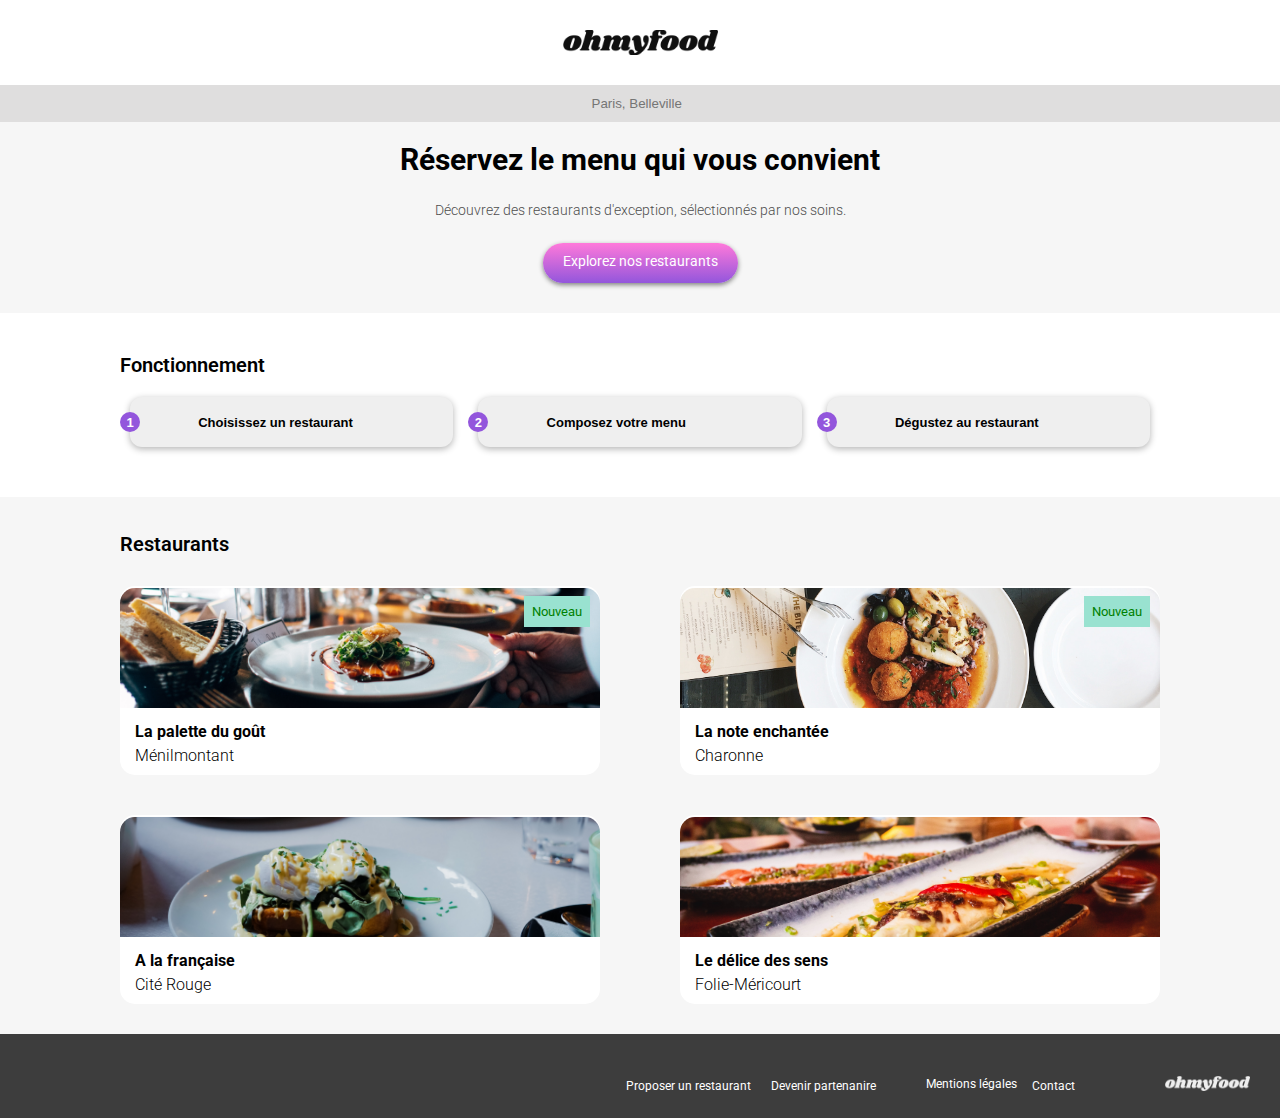
<file: index.html>
<!DOCTYPE html>
<html lang="fr">
	<head>
		<meta charset="utf-8">
		<meta name="viewport" content="width=device-width, initial-scale=1">
		<link rel="stylesheet" href="./assets/css/index.css">
		<link href="https://fonts.googleapis.com/css2?family=Roboto:ital,wght@0,100;0,300;0,400;0,500;0,700;0,900;1,100;1,300;1,400;1,500;1,700;1,900&family=Shrikhand&display=swap" rel="stylesheet">
		<link rel="stylesheet" href="https://cdnjs.cloudflare.com/ajax/libs/font-awesome/6.2.1/css/all.min.css"
		integrity="sha512-MV7K8+y+gLIBoVD59lQIYicR65iaqukzvf/nwasF0nqhPay5w/9lJmVM2hMDcnK1OnMGCdVK+iQrJ7lzPJQd1w=="
		crossorigin="anonymous" referrerpolicy="no-referrer">
		<title>ohmyfood</title>
	</head>
	<body>
		<div class="animcircle"></div>
		<div class="loader">
			<header>
				<div class="logo1">
					<img src="./assets/img/logo/ohmyfood.png" alt="logo oh my food">
				</div>
				<div class="geographicposition">
					<form method="get" class="searchbar" action="#">
						<i class="fa-sharp fa-solid fa-location-dot"></i>
						<input type="text" id="saisi-recherche" placeholder="Paris, Belleville">
					</form>
				</div>
			</header>
				<main>	
					<div class="gridintroduction">
						<section class="introduction">
							<h1>Réservez le menu qui vous convient</h1>
							<h5>Découvrez des restaurants d'exception, sélectionnés par nos soins.</h5>
						</section>
						<div class="restaurationchoix">
							<a href="#restos">
								<div class="action">Explorez nos restaurants</div>
							</a>
						</div>
					</div>
					<section class="fonctionnement">
						<div class="titrefonctionnement">
							<h2>Fonctionnement</h2>
						</div>
						<div class="btnchoix">
							<div class="blocbtn">
								<button class="btngeneric">
									<span class="btnnumero"><span class="cercle">1</span></span>
									<span class="btnicone"><i class="fa-solid fa-mobile-screen-button"></i></span>
									<span class="btntexte">Choisissez un restaurant</span>
								</button>
							</div>
							<div class="blocbtn">
								<button class="btngeneric">
									<span class="btnnumero"><span class="cercle">2</span></span>
									<span class="btnicone"><i class="fa-solid fa-list-ul"></i></span>
									<span class="btntexte">Composez votre menu</span>
								</button>	
							</div>
							<div class="blocbtn">
								<button class="btngeneric">
									<span class="btnnumero"><span class="cercle">3</span></span>
									<span class="btnicone"><i class="fa-solid fa-store"></i></span>
									<span class="btntexte">Dégustez au restaurant</span>
								</button>
							</div>  	
						</div>
					</section>
					<section class="gridcards">
						<div class="titresectionresto">
							<h2 id="restos">Restaurants</h2>
						</div>
						<div class="restaurantscards">
							<div class="groupresto">	
								<div class="resto">	
									<div class="cardresto">    
										<a href="menilmontant.html">   
											<article class="card">
												<img src="./assets/img/restaurants/jay-wennington-N_Y88TWmGwA-unsplash.jpg" alt="Ménilmontant">
												<div class="badgerectangle">
													<p>Nouveau</p>
												</div> 
												<div class="containercontenu">
													<div class="card-content">
														<div class="card-txt">
															<h3 class="resto-text">La palette du goût</h3>
															<p class="resto-petittexte">Ménilmontant</p>	
														</div>
													</div>
													<div class="coeurcard">
														<i class="fa-regular fa-heart"></i>
														<i class="fa-solid fa-heart"></i>
													</div>
												</div>		
											</article>
										</a>       
									</div>
								</div>
								<div class="resto">
									<div class="cardresto">
										<a href="charonne.html">   
											<article class="card">
												<img src="./assets/img/restaurants/stil-u2Lp8tXIcjw-unsplash.jpg" alt="Charonne">
												<div class="badgerectangle">
													<p>Nouveau</p>
												</div>
												<div class="containercontenu">
													<div class="card-content">
														<div class="card-txt">
															<h3 class="resto-text">La note enchantée</h3>
															<p class="resto-petittexte">Charonne</p>	
														</div>	
													</div>
													<div class="coeurcard">
														<i class="fa-regular fa-heart"></i>
														<i class="fa-solid fa-heart"></i>
													</div>
												</div>
											</article>
										</a>	 
									</div>
								</div>
							</div>
							<div class="groupresto">
								<div class="resto">
									<div class="cardresto">
										<a href="citerouge.html">   
											<article class="card">
												<img src="./assets/img/restaurants/toa-heftiba-DQKerTsQwi0-unsplash.jpg" alt="Cité rouge">
												<div class="containercontenu">
													<div class="card-content">
														<div class="card-txt">
															<h3 class="resto-text">A la française</h3>	
															<p class="resto-petittexte">Cité Rouge</p>
														</div>	
													</div>
													<div class="coeurcard">
														<i class="fa-regular fa-heart"></i>
														<i class="fa-solid fa-heart"></i>
													</div>
												</div>
											</article>
										</a> 
									</div>
								</div>
								<div class="resto">
									<div class="cardresto">
										<a href="foliemericourt.html">   
											<article class="card">
												<img src="./assets/img/restaurants/louis-hansel-shotsoflouis-qNBGVyOCY8Q-unsplash.jpg" alt="Folie-Méricourt">
												<div class="containercontenu">
													<div class="card-content">
														<div class="card-txt">
															<h3 class="resto-text">Le délice des sens</h3>	
															<p class="resto-petittexte">Folie-Méricourt </p>
														</div>	
													</div>
													<div class="coeurcard">
														<i class="fa-regular fa-heart"></i>
														<i class="fa-solid fa-heart"></i>
													</div>
												</div>
											</article> 
										</a>
									</div>
								</div>
							</div>
						</div>
					</section>			
				</main>
				<footer>
					<div class="gridfooter">
						<div class="logofooter">
							<span class="logoblanc"><img src="./assets/img/logo/ohmyfood.png" alt="logo oh my food"></span>
						</div>
						<div class="liensnav">
							<div class="containerlogotexte">
								<div class="alignlogotexte"><i class="fa-solid fa-utensils"></i></div>	
									<p class="textefooter1">Proposer un restaurant</p>
							</div>
							<div class="containerlogotexte">
								<div class="alignlogotexte"> 
									<i class="fa-solid fa-handshake-angle"></i></div>
									<p class="textefooter">	Devenir partenanire</p>
							</div>
							<div class="centrage">
								<p>Mentions légales</p>	
								<a href="mailto:nomdumail@ohmyfood.com">Contact</a>	
							</div>
						</div>
					</div>
				</footer>
			</div>	
	</body>
</html>
</file>
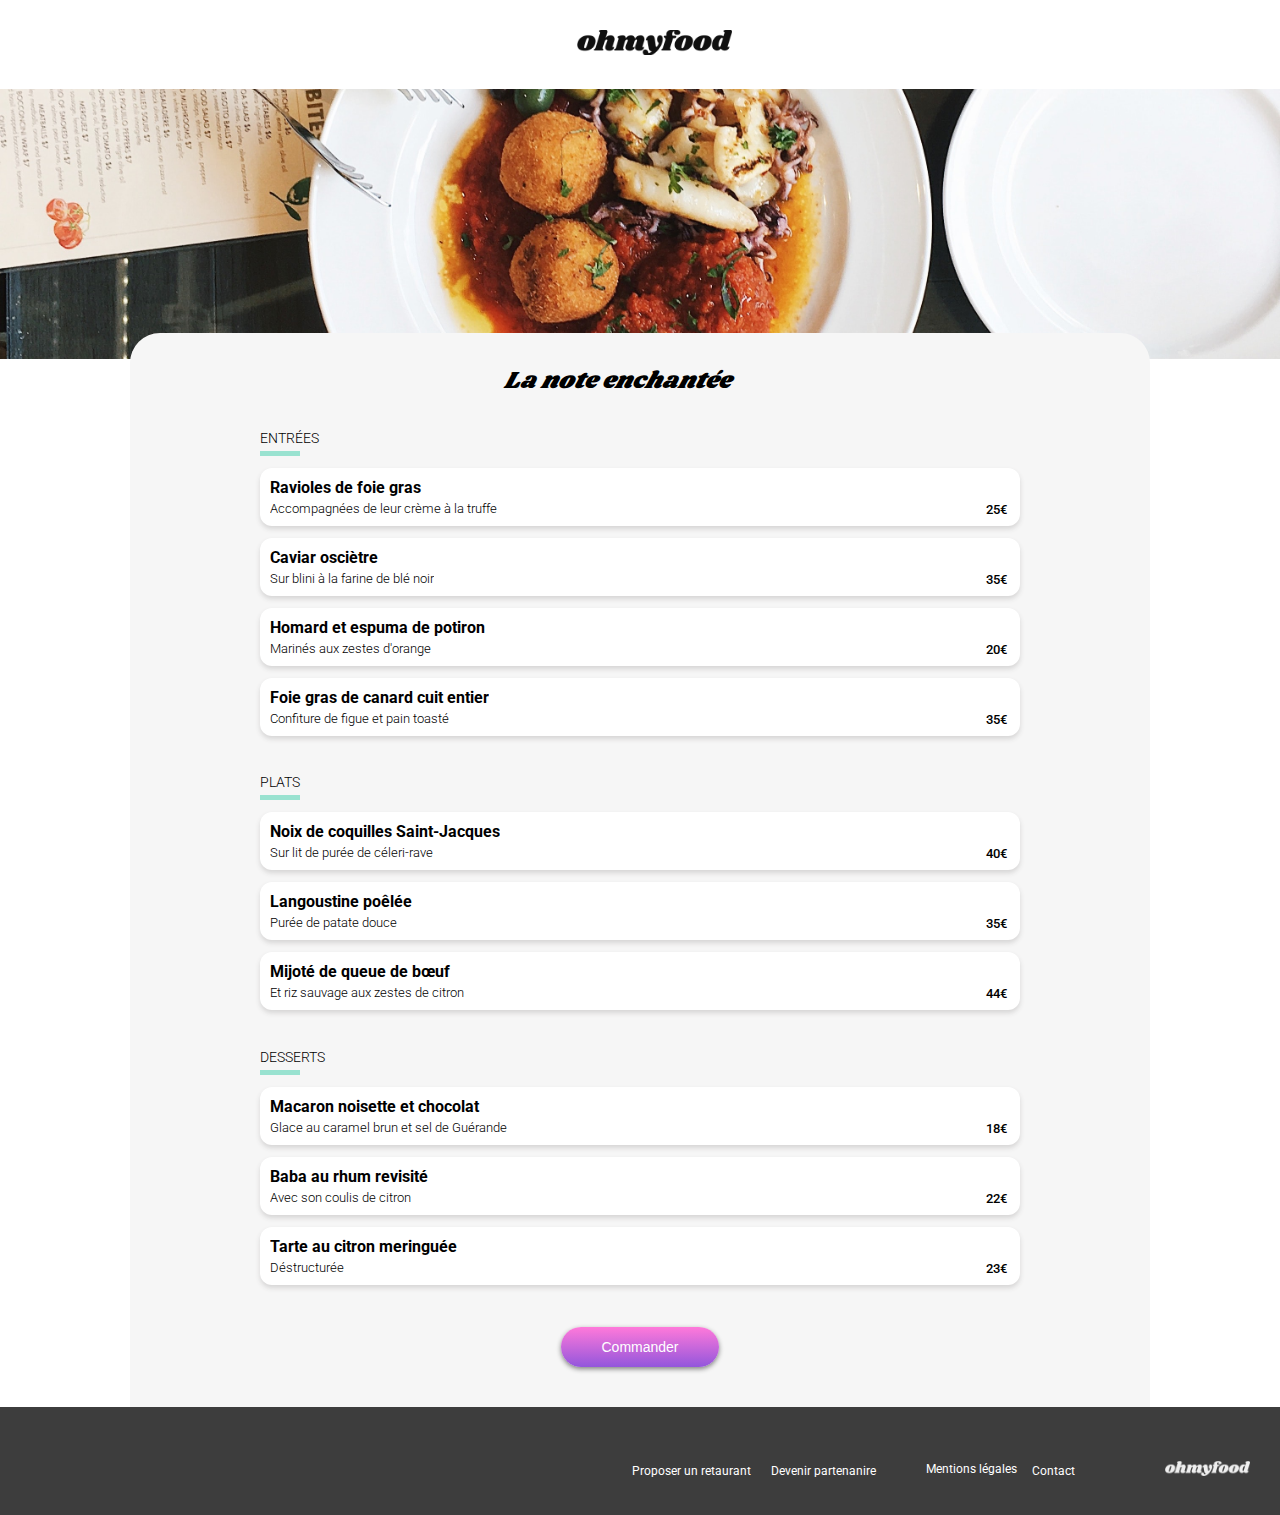
<file: charonne.html>
<!DOCTYPE html>
<html lang="fr">
<head>
	<meta charset="utf-8">
	<meta name="viewport" content="width=device-width, initial-scale=1">
	<link rel="stylesheet" href="./assets/css/restostyle.css">
    <link href="https://fonts.googleapis.com/css2?family=Roboto:ital,wght@0,100;0,300;0,400;0,500;0,700;0,900;1,100;1,300;1,400;1,500;1,700;1,900&family=Shrikhand&display=swap" rel="stylesheet">
    <link rel="stylesheet" href="https://cdnjs.cloudflare.com/ajax/libs/font-awesome/6.2.1/css/all.min.css"
    integrity="sha512-MV7K8+y+gLIBoVD59lQIYicR65iaqukzvf/nwasF0nqhPay5w/9lJmVM2hMDcnK1OnMGCdVK+iQrJ7lzPJQd1w=="
    crossorigin="anonymous" referrerpolicy="no-referrer">
	<title>ohmyfood</title>
</head>
<body>
    <header>
        <div class="containerheader">
            <div class="logo1">
                <img src="./assets/img/logo/ohmyfood.png" alt="logo oh my food">
            </div>
            <div class="retour">
                <a href="index.html"><i class="fa-solid fa-arrow-left"></i></a>
            </div>
        </div>
    </header>
    <main>
        <div class="photorestocard">
            <img src="./assets/img/restaurants/stil-u2Lp8tXIcjw-unsplash.jpg" alt="Charonne">
        </div>
        <div class="calque">
            <div class="masque"> 
                <div class="cardglobal">
			        <div class="gridmenu">
                        <div class="entete">
                            <h1 class="nomduresto">La note enchantée</h1>
                                <div class="coeurcard">
                                    <i class="fa-regular fa-heart"></i>
                                    <i class="fa-solid fa-heart"></i>
                                </div>
			                </div>	
                            <div class="formgrid">
                                <h2 class="titre">ENTRÉES</h2>
                                <div class="slideinentrees">
                                    <div class="entree">
                                        <div class="cardmenu">   
                                            <article class="card">
                                                <div class="card-content">
                                                    <div class="card-txt">
                                                        <h3 class="resto-text">Ravioles de foie gras</h3>	
                                                        <p class="resto-petittexte">Accompagnées de leur crème à la truffe</p>
                                                    </div>
                                                <div class="casemobile">
                                                    <div class="prix">
                                                        <p class="symboleeuro">25€</p>
                                                    </div>   
                                                    <div class="casecachee">
                                                        <i class="fa-regular fa-circle-check"></i>
                                                    </div>
                                                </div>
                                            </div>
                                        </article>  
                                    </div>
                                </div>
                                <div class="entree">
                                    <div class="cardmenu">   
                                        <article class="card">
                                            <div class="card-content">
                                                <div class="card-txt">
                                                    <h3 class="resto-text">Caviar osciètre</h3>	
                                                    <p class="resto-petittexte">Sur blini à la farine de blé noir</p>
                                                </div>
                                                <div class="casemobile">
                                                    <div class="prix">
                                                        <p class="symboleeuro">35€</o>
                                                    </div>                                          
                                                    <div class="casecachee">
                                                    <i class="fa-regular fa-circle-check"></i>
                                                    </div>
                                                </div>
                                            </div>
                                        </article>  
						            </div>
                                </div>
                                <div class="entree">
                                    <div class="cardmenu">   
                                        <article class="card">
                                            <div class="card-content">
                                                <div class="card-txt">
                                                    <h3 class="resto-text">Homard et espuma de potiron</h3>	
                                                    <p class="resto-petittexte">Marinés aux zestes d'orange</p>
                                                </div>
                                                <div class="casemobile">
                                                    <div class="prix">
                                                        <p class="symboleeuro">20€</p>
                                                    </div>                                       
                                                    <div class="casecachee">
                                                        <i class="fa-regular fa-circle-check"></i>
                                                    </div>
                                                </div>
                                            </div>
                                        </article>  
                                    </div>
                                </div>
                                <div class="entree">
                                    <div class="cardmenu">   
                                        <article class="card">
                                            <div class="card-content">
                                                <div class="card-txt">
                                                    <h3 class="resto-text">Foie gras de canard cuit entier</h3>	
                                                    <p class="resto-petittexte">Confiture de figue et pain toasté</p>
                                                </div>
                                                <div class="casemobile">
                                                    <div class="prix">
                                                        <p class="symboleeuro">35€</p>
                                                    </div>
                                                    <div class="casecachee">
                                                        <i class="fa-regular fa-circle-check"></i>
                                                    </div>
                                                </div>
                                            </div>
                                        </article>  
                                    </div>
                                </div>
                            </div>
                        </div> 
                        <div class="formgrid">
                            <h2 class="titre">PLATS</h2>
                            <div class="slideinplats">
                                    <div class="plat">
                                        <div class="cardmenu">   
                                            <article class="card">
                                                <div class="card-content">
                                                    <div class="card-txt">
                                                        <h3 class="resto-text">Noix de coquilles Saint-Jacques</h3>	
                                                        <p class="resto-petittexte">Sur lit de purée de céleri-rave</p>
                                                    </div>
                                                    <div class="casemobile">
                                                        <div class="prix">
                                                             <p class="symboleeuro">40€</p>
                                                        </div>                                        
                                                        <div class="casecachee">
                                                            <i class="fa-regular fa-circle-check"></i>
                                                        </div>
                                                    </div>
                                                </div>
                                            </article>  
                                        </div>
                                    </div>
                                    <div class="plat">
                                        <div class="cardmenu">   
                                            <article class="card">
                                                <div class="card-content">
                                                    <div class="card-txt">
                                                        <h3 class="resto-text">Langoustine poêlée</h3>	
                                                        <p class="resto-petittexte">Purée de patate douce</p>
                                                    </div>
                                                    <div class="casemobile">
                                                        <div class="prix">
                                                            <p class="symboleeuro">35€</p>
                                                        </div>                                        
                                                        <div class="casecachee">
                                                            <i class="fa-regular fa-circle-check"></i>
                                                        </div>
                                                    </div>
                                                </div>
                                            </article>  
                                        </div>
                                    </div>
                                    <div class="plat">
                                        <div class="cardmenu">   
                                            <article class="card">
                                                <div class="card-content">
                                                    <div class="card-txt">
                                                        <h3 class="resto-text">Mijoté de queue de bœuf</h3>	
                                                        <p class="resto-petittexte">Et riz sauvage aux zestes de citron</p>
                                                    </div>
                                                    <div class="casemobile">
                                                        <div class="prix">
                                                            <p class="symboleeuro">44€</p>
                                                        </div>                                       
                                                        <div class="casecachee">
                                                            <i class="fa-regular fa-circle-check"></i>
                                                        </div>
                                                     </div>
                                                </div>
                                            </article>  
                                        </div>
                                    </div>
                                </div>   
                            </div> 
                                <div class="formgrid">
                                    <h2 class="titre">DESSERTS</h2>
                                    <div class="slideindesserts">
                                        <div class="dessert">
                                            <div class="cardmenu">   
                                                <article class="card">
                                                    <div class="card-content">
                                                        <div class="card-txt">
                                                            <h3 class="resto-text">Macaron noisette et chocolat</h3>	
                                                            <p class="resto-petittexte">Glace au caramel brun et sel de Guérande</p>
                                                        </div>
                                                        <div class="casemobile">
                                                            <div class="prix">
                                                                <p class="symboleeuro">18€</p>
                                                            </div>                                      
                                                            <div class="casecachee">
                                                                <i class="fa-regular fa-circle-check"></i>
                                                            </div>
                                                        </div>
                                                    </div>
                                                </article>  
                                            </div>
                                        </div>
                                        <div class="dessert">
                                             <div class="cardmenu">   
                                                <article class="card">
                                                    <div class="card-content">
                                                        <div class="card-txt">
                                                            <h3 class="resto-text">Baba au rhum revisité </h3>	
                                                            <p class="resto-petittexte">Avec son coulis de citron</p>
                                                        </div>
                                                        <div class="casemobile">
                                                            <div class="prix">
                                                                <p class="symboleeuro">22€</p>
                                                            </div>                                       
                                                            <div class="casecachee">
                                                                <i class="fa-regular fa-circle-check"></i>
                                                            </div>
                                                        </div>
                                                    </div>
                                                </article>  
                                            </div>
                                        </div>
                                        <div class="dessert">
                                            <div class="cardmenu">   
                                                <article class="card">
                                                    <div class="card-content">
                                                        <div class="card-txt">
                                                            <h3 class="resto-text">Tarte au citron meringuée</h3>	
                                                            <p class="resto-petittexte">Déstructurée</p>
                                                        </div>
                                                        <div class="casemobile">
                                                            <div class="prix">
                                                                <p class="symboleeuro">23€</p>
                                                            </div>                                        
                                                            <div class="casecachee">
                                                                 <i class="fa-regular fa-circle-check"></i>
                                                            </div>
                                                        </div>   
                                                    </div>
                                                </article>  
                                             </div>
                                        </div>
                                    </div>       
                                </div>
                            <div class="commande">
                                <div class="boutoncommande">
                                <button class="action">Commander</button>
                            </div>
                        </div>
                    </div>
                </div>
            </div>
        </div>    
    </main>
    <footer>
        <div class="gridfooter">
            <div class="logofooter">
                <span class="logoblanc"><img src="./assets/img/logo/ohmyfood.png" alt="logo oh my food"></span>
            </div>
            <div class="liensnav">
                <div class="containerlogotexte">
                    <div class="alignlogotexte">
                        <i class="fa-solid fa-utensils"></i>
                    </div>
                        <p class="textefooter1">Proposer un retaurant</p>
                </div>
                <div class="containerlogotexte">
                    <div class="alignlogotexte"> 
                        <i class="fa-solid fa-handshake-angle"></i>
                    </div>
                        <p class="textefooter">	Devenir partenanire</p>
                </div>
                <div class="centrage">
                    <p>Mentions légales</p>
                    <a href="mailto:nomdumail@ohmyfood.com">Contact</a>	 
                </div> 
            </div>
        </div>
    </footer>
</body>
</html>
</file>
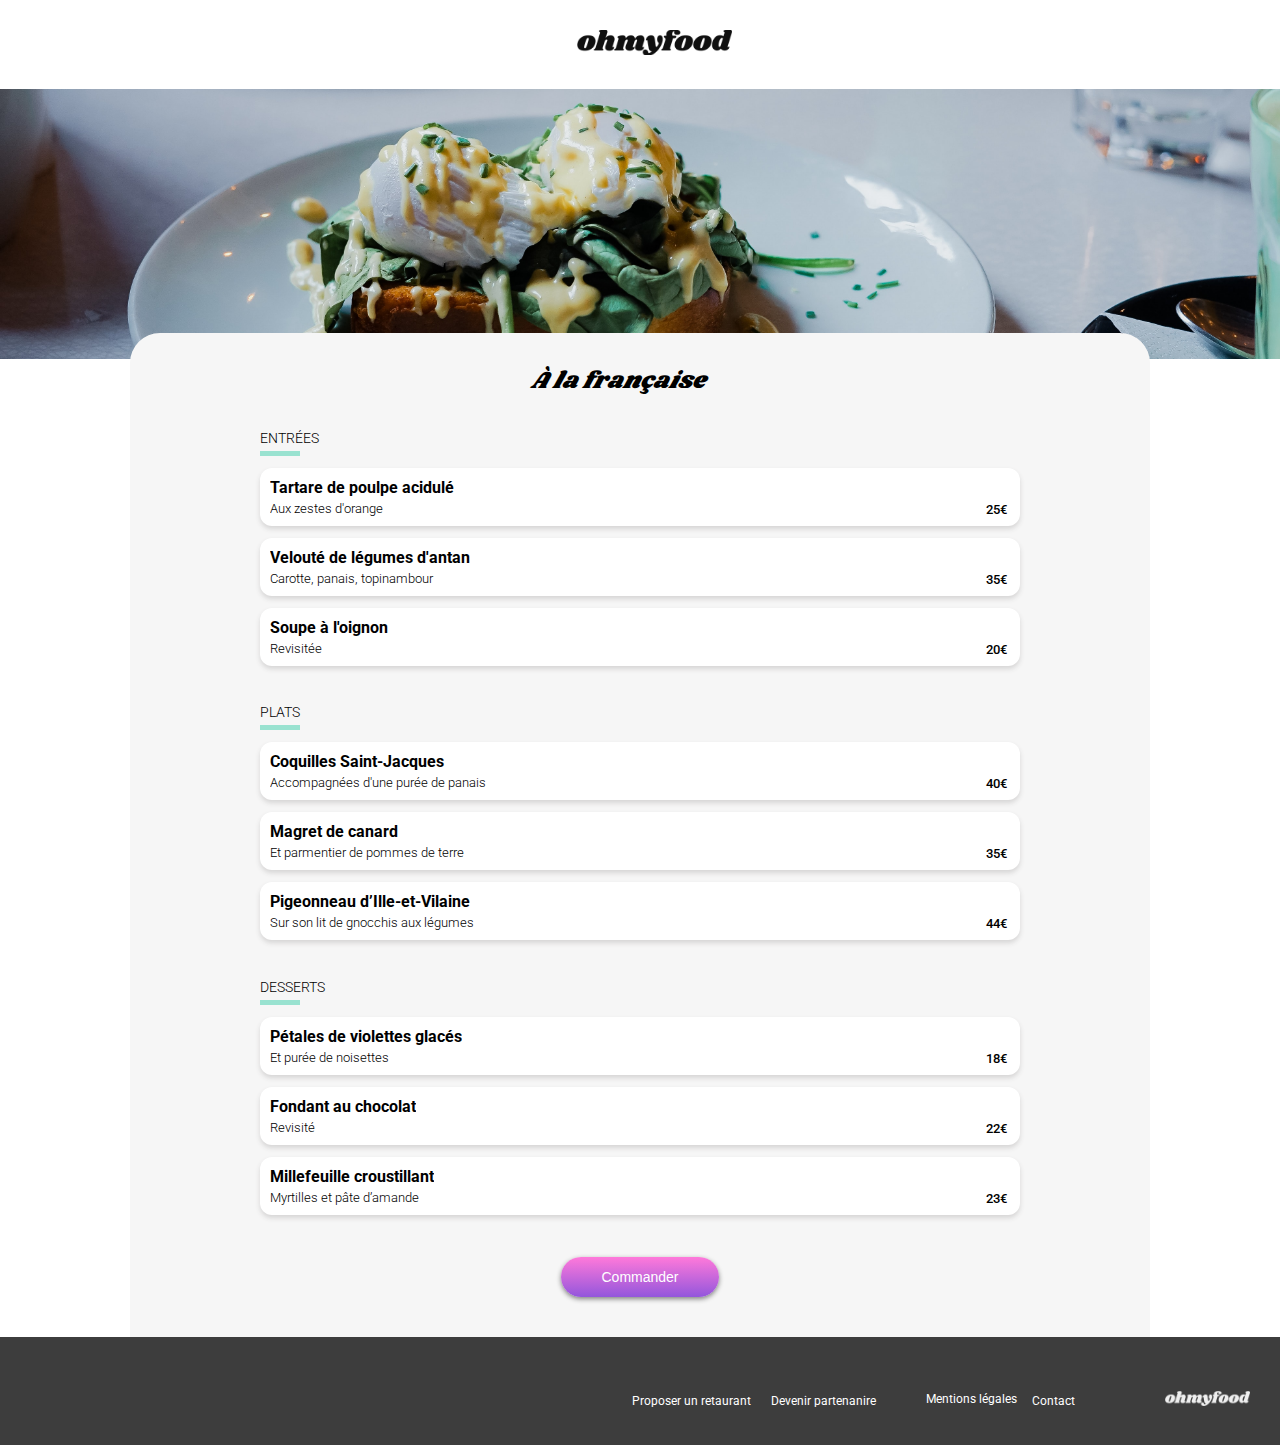
<file: citerouge.html>
<!DOCTYPE html>
<html lang="fr">
<head>
	<meta charset="utf-8">
	<meta name="viewport" content="width=device-width, initial-scale=1">
	<link rel="stylesheet" href="./assets/css/restostyle.css">
    <link href="https://fonts.googleapis.com/css2?family=Roboto:ital,wght@0,100;0,300;0,400;0,500;0,700;0,900;1,100;1,300;1,400;1,500;1,700;1,900&family=Shrikhand&display=swap" rel="stylesheet">
    <link rel="stylesheet" href="https://cdnjs.cloudflare.com/ajax/libs/font-awesome/6.2.1/css/all.min.css"
    integrity="sha512-MV7K8+y+gLIBoVD59lQIYicR65iaqukzvf/nwasF0nqhPay5w/9lJmVM2hMDcnK1OnMGCdVK+iQrJ7lzPJQd1w=="
    crossorigin="anonymous" referrerpolicy="no-referrer">
	<title>ohmyfood</title>
</head>
<body>
    <header>
        <div class="containerheader">
            <div class="logo1">
                <img src="./assets/img/logo/ohmyfood.png" alt="logo oh my food">
            </div>
            <div class="retour">
                <a href="index.html"><i class="fa-solid fa-arrow-left"></i></a>
            </div>
        </div>
    </header>
		<main>
            <div class="photorestocard">
                <img src="./assets/img/restaurants/toa-heftiba-DQKerTsQwi0-unsplash.jpg" alt="Cité rouge">
            </div>
            <div class="calque">
                <div class="masque"> 
            <div class="cardglobal">
			    <div class="gridmenu">
                    <div class="entete">
                        <h1 class="nomduresto">À la française</h1>
                        <div class="coeurcard">
                            <i class="fa-regular fa-heart"></i>
                            <i class="fa-solid fa-heart"></i>
                        </div>
			        </div>	
                    <div class="formgrid">
                        <h2 class="titre">ENTRÉES</h2>
                        <div class="slideinentrees">
                            <div class="entree">
                                <div class="cardmenu">   
                                    <article class="card">
                                        <div class="card-content">
                                            <div class="card-txt">
                                                <h3 class="resto-text">Tartare de poulpe acidulé</h3>	
                                                <p class="resto-petittexte">Aux zestes d'orange</p>
                                            </div>
                                            <div class="casemobile">
                                                <div class="prix">
                                                    <p class="symboleeuro">25€</p>
                                                </div>
                                                <div class="casecachee">
                                                 <i class="fa-regular fa-circle-check"></i>
                                                </div>
                                            </div>
                                        </div>
                                    </article>  
						        </div>
                            </div>
                            <div class="entree">
                                <div class="cardmenu">   
                                    <article class="card">
                                        <div class="card-content">
                                            <div class="card-txt">
                                                <h3 class="resto-text">Velouté de légumes d'antan</h3>	
                                                <p class="resto-petittexte">Carotte, panais, topinambour</p>
                                            </div>
                                            <div class="casemobile">
                                                <div class="prix">
                                                    <p class="symboleeuro">35€</p>
                                                </div>
                                                <div class="casecachee">
                                                 <i class="fa-regular fa-circle-check"></i>
                                                </div>
                                            </div>  
                                        </div>
                                    </article>  
						        </div>
                            </div>
                            <div class="entree">
                                <div class="cardmenu">   
                                    <article class="card">
                                        <div class="card-content">
                                            <div class="card-txt">
                                                <h3 class="resto-text">Soupe à l'oignon</h3>	
                                                <p class="resto-petittexte">Revisitée</p>
                                            </div>
                                            <div class="casemobile">
                                                <div class="prix">
                                                    <p class="symboleeuro">20€</p>
                                                </div>
                                                <div class="casecachee">
                                                   <i class="fa-regular fa-circle-check"></i>
                                                </div>
                                            </div>
                                        </div>
                                    </article>  
						        </div>
                            </div>
                        </div>
                    </div> 
                    <div class="formgrid">
                        <h2 class="titre">PLATS</h2>
                        <div class="slideinplats">
                            <div class="plat">
                                <div class="cardmenu">   
                                    <article class="card">
                                        <div class="card-content">
                                            <div class="card-txt">
                                                <h3 class="resto-text">Coquilles Saint-Jacques</h3>	
                                                <p class="resto-petittexte">Accompagnées d'une purée de panais</p>
                                            </div>
                                            <div class="casemobile">
                                                <div class="prix">
                                                    <p class="symboleeuro">40€</p>
                                                </div>
                                                <div class="casecachee">
                                                  <i class="fa-regular fa-circle-check"></i>
                                                </div>
                                            </div>
                                        </div>
                                    </article>  
						        </div>
                            </div>
                            <div class="plat">
                                <div class="cardmenu">   
                                    <article class="card">
                                        <div class="card-content">
                                            <div class="card-txt">
                                                <h3 class="resto-text">Magret de canard</h3>	
                                                <p class="resto-petittexte">Et parmentier de pommes de terre</p>
                                            </div>
                                            <div class="casemobile">
                                                <div class="prix">
                                                    <p class="symboleeuro">35€</p>
                                                </div>
                                                <div class="casecachee">
                                                 <i class="fa-regular fa-circle-check"></i>
                                                </div>
                                            </div>
                                        </div>
                                    </article>  
						        </div>
                            </div>
                            <div class="plat">
                                <div class="cardmenu">   
                                    <article class="card">
                                        <div class="card-content">
                                            <div class="card-txt">
                                                <h3 class="resto-text">Pigeonneau d’Ille-et-Vilaine</h3>	
                                                <p class="resto-petittexte">Sur son lit de gnocchis aux légumes</p>
                                            </div>
                                            <div class="casemobile">
                                                <div class="prix">
                                                    <p class="symboleeuro">44€</p>
                                                </div>
                                                <div class="casecachee">
                                                    <i class="fa-regular fa-circle-check"></i>
                                                </div>
                                            </div>
                                        </div>
                                    </article>  
						        </div>
                            </div>
                        </div>
                    </div> 
                    <div class="formgrid">
                        <h2 class="titre">DESSERTS</h2>
                        <div class="slideindesserts">
                            <div class="dessert">
                                <div class="cardmenu">   
                                    <article class="card">
                                        <div class="card-content">
                                            <div class="card-txt">
                                                <h3 class="resto-text">Pétales de violettes glacés</h3>	
                                                <p class="resto-petittexte">Et purée de noisettes</p>
                                            </div>
                                            <div class="casemobile">
                                                <div class="prix">
                                                    <p class="symboleeuro">18€</p>
                                                </div>
                                                <div class="casecachee">
                                                   <i class="fa-regular fa-circle-check"></i>
                                                </div>
                                            </div>
                                        </div>
                                    </article>  
						        </div>
                            </div>
                            <div class="dessert">
                                <div class="cardmenu">   
                                    <article class="card">
                                        <div class="card-content">
                                            <div class="card-txt">
                                                <h3 class="resto-text">Fondant au chocolat</h3>	
                                                <p class="resto-petittexte">Revisité</p>
                                            </div>
                                            <div class="casemobile">
                                                <div class="prix">
                                                    <p class="symboleeuro">22€</p>
                                                </div>
                                                <div class="casecachee">
                                                   <i class="fa-regular fa-circle-check"></i>
                                                </div>
                                            </div>
                                        </div>
                                    </article>  
						        </div>
                            </div>
                            <div class="dessert">
                                <div class="cardmenu">   
                                    <article class="card">
                                        <div class="card-content">
                                            <div class="card-txt">
                                                <h3 class="resto-text">Millefeuille croustillant</h3>	
                                                <p class="resto-petittexte">Myrtilles et pâte d’amande</p>
                                            </div>
                                            <div class="casemobile">
                                                <div class="prix">
                                                    <p class="symboleeuro">23€</p>
                                                </div>
                                                <div class="casecachee">
                                                  <i class="fa-regular fa-circle-check"></i>
                                                </div>
                                            </div>
                                        </div>
                                    </article>  
						        </div>
                            </div>
                        </div>
                    </div>
                    <div class="commande">
				        <div class="boutoncommande">
                	        <button class="action">Commander</button>
                        </div>
                    </div>
                    </div>
                    </div>
                </div>
            </div>    
		</main>
		<footer>
			<div class="gridfooter">
				<div class="logofooter">
					<span class="logoblanc"><img src="./assets/img/logo/ohmyfood.png" alt="logo oh my food"></span>
				</div>
				<div class="liensnav">
					<div class="containerlogotexte">
						<div class="alignlogotexte">
                            <i class="fa-solid fa-utensils"></i>
						</div>
                        <p class="textefooter1">Proposer un retaurant</p>
                    </div>
					<div class="containerlogotexte">
						<div class="alignlogotexte"> 
                            <i class="fa-solid fa-handshake-angle"></i>
						</div>
							<p class="textefooter">	Devenir partenanire</p>
                    </div>
                    <div class="centrage">
						<p>Mentions légales</p>
						<a href="mailto:nomdumail@ohmyfood.com">Contact</a>	
                    </div>
			    </div>
            </div>
		</footer>
</body>
</html>
</file>
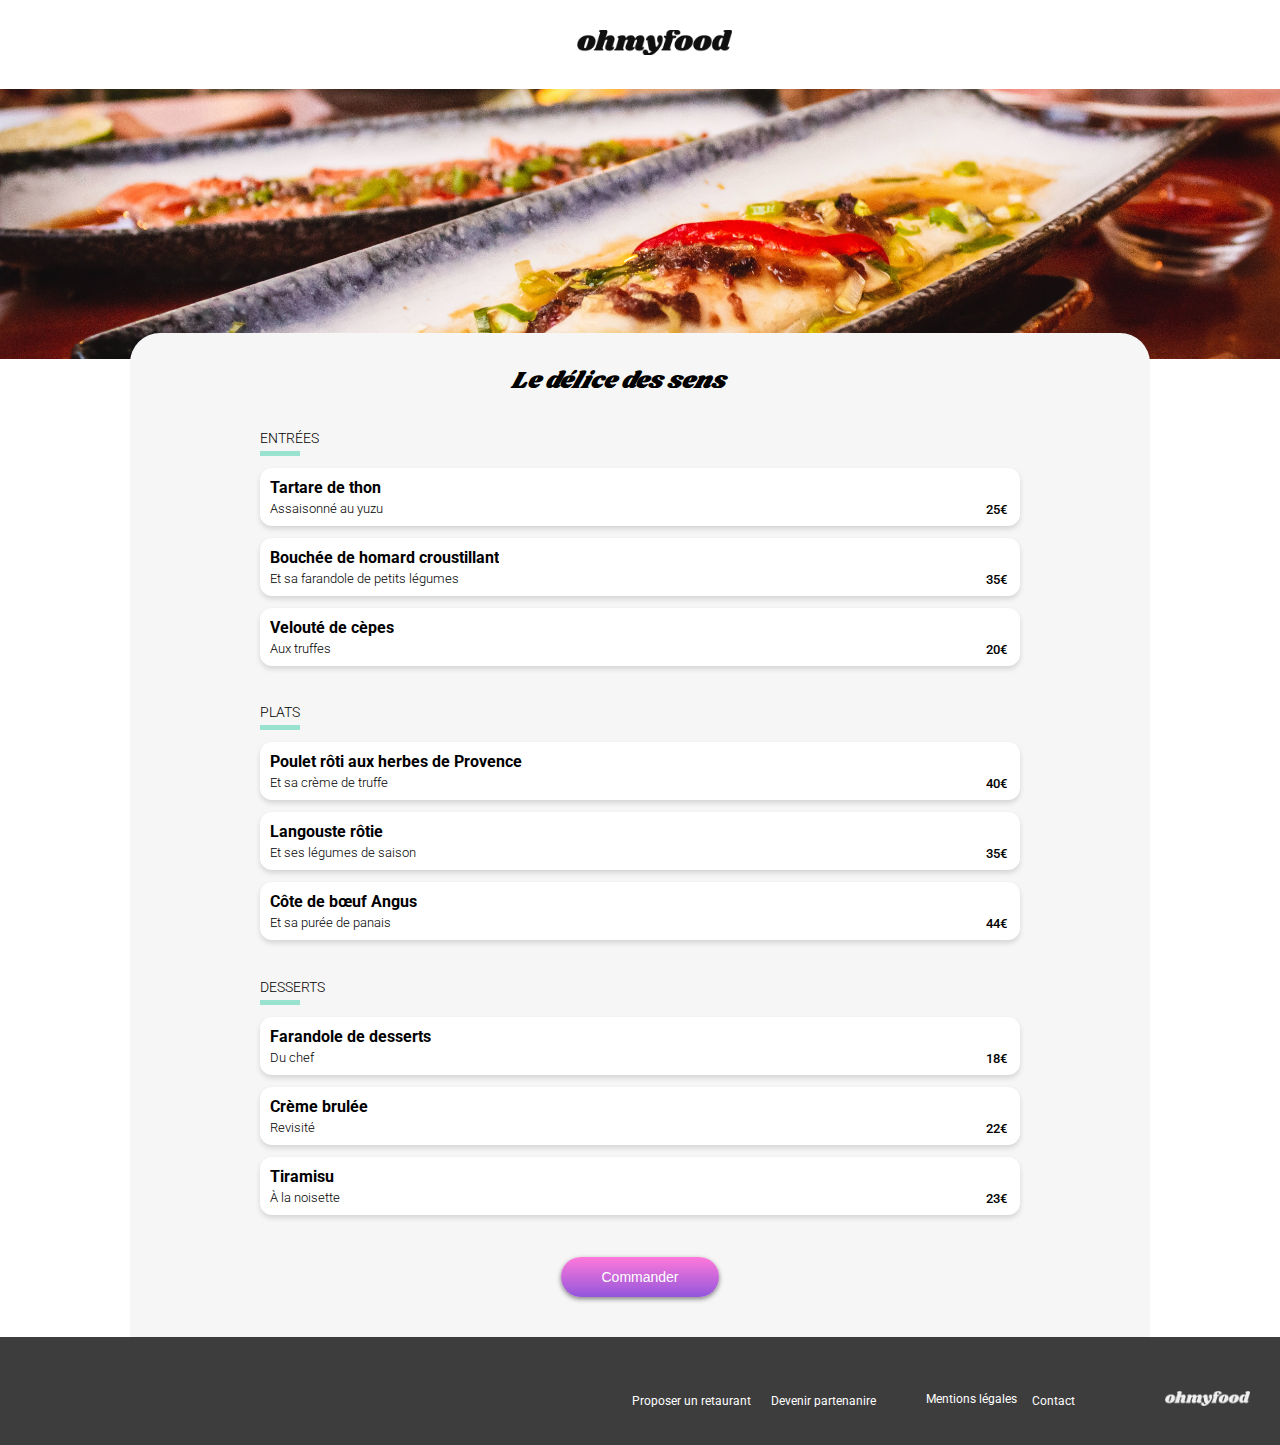
<file: foliemericourt.html>
<!DOCTYPE html>
<html lang="fr">
<head>
	<meta charset="utf-8">
	<meta name="viewport" content="width=device-width, initial-scale=1">
	<link rel="stylesheet" href="./assets/css/restostyle.css">
    <link href="https://fonts.googleapis.com/css2?family=Roboto:ital,wght@0,100;0,300;0,400;0,500;0,700;0,900;1,100;1,300;1,400;1,500;1,700;1,900&family=Shrikhand&display=swap" rel="stylesheet">
    <link rel="stylesheet" href="https://cdnjs.cloudflare.com/ajax/libs/font-awesome/6.2.1/css/all.min.css"
    integrity="sha512-MV7K8+y+gLIBoVD59lQIYicR65iaqukzvf/nwasF0nqhPay5w/9lJmVM2hMDcnK1OnMGCdVK+iQrJ7lzPJQd1w=="
    crossorigin="anonymous" referrerpolicy="no-referrer">
	<title>ohmyfood</title>
</head>
<body>
    <header>
        <div class="containerheader">
            <div class="logo1">
                <img src="./assets/img/logo/ohmyfood.png" alt="logo oh my food">
            </div>
            <div class="retour">
                <a href="index.html"><i class="fa-solid fa-arrow-left"></i></a>
            </div>
        </div>
    </header>
		<main>
            <div class="photorestocard">
                <img src="./assets/img/restaurants/louis-hansel-shotsoflouis-qNBGVyOCY8Q-unsplash.jpg" alt="Folie-Méricourt">
            </div>
            <div class="calque">
                <div class="masque"> 
                    <div class="cardglobal">
			            <div class="gridmenu">
                            <div class="entete">
                                <h1 class="nomduresto">Le délice des sens</h1>
                                <div class="coeurcard">
                                    <i class="fa-regular fa-heart"></i>
                                    <i class="fa-solid fa-heart"></i>
                                </div>
			                </div>	
                        <div class="formgrid">
                            <h2 class="titre">ENTRÉES</h2>
                                <div class="slideinentrees">
                                    <div class="entree">
                                        <div class="cardmenu">   
                                            <article class="card">
                                                <div class="card-content">
                                                    <div class="card-txt">
                                                        <h3 class="resto-text">Tartare de thon</h3>	
                                                        <p class="resto-petittexte">Assaisonné au yuzu</p>
                                                    </div>
                                                    <div class="casemobile">
                                                        <div class="prix">
                                                            <p class="symboleeuro">25€</p>
                                                        </div>
                                                        <div class="casecachee">
                                                            <i class="fa-regular fa-circle-check"></i>
                                                        </div>
                                                    </div>
                                                </div>
                                            </article>  
                                        </div>
                                    </div>
                                    <div class="entree">
                                        <div class="cardmenu">   
                                            <article class="card">
                                                <div class="card-content">
                                                    <div class="card-txt">
                                                        <h3 class="resto-text">Bouchée de homard croustillant</h3>	
                                                        <p class="resto-petittexte">Et sa farandole de petits légumes</p>
                                                    </div>
                                                    <div class="casemobile">
                                                        <div class="prix">
                                                            <p class="symboleeuro">35€</p>
                                                        </div>
                                                        <div class="casecachee">
                                                            <i class="fa-regular fa-circle-check"></i>
                                                         </div>
                                                    </div>
                                                </div>
                                            </article>  
                                        </div>
                                    </div>
                                    <div class="entree">
                                        <div class="cardmenu">   
                                            <article class="card">
                                                <div class="card-content">
                                                    <div class="card-txt">
                                                        <h3 class="resto-text">Velouté de cèpes</h3>	
                                                        <p class="resto-petittexte">Aux truffes</p>
                                                    </div>
                                                    <div class="casemobile">
                                                        <div class="prix">
                                                            <p class="symboleeuro">20€</p>
                                                        </div>
                                                        <div class="casecachee">
                                                            <i class="fa-regular fa-circle-check"></i>
                                                        </div>
                                                    </div>
                                                </div>
                                            </article>  
                                        </div>
                                    </div>
                                </div>    
                            </div> 
                            <div class="formgrid">
                                <h2 class="titre">PLATS</h2>
                                <div class="slideinplats">
                                    <div class="plat">
                                        <div class="cardmenu">   
                                            <article class="card">
                                                <div class="card-content">
                                                    <div class="card-txt">
                                                        <h3 class="resto-text">Poulet rôti aux herbes de Provence</h3>	
                                                        <p class="resto-petittexte">Et sa crème de truffe</p>
                                                    </div>
                                                    <div class="casemobile">
                                                        <div class="prix">
                                                            <p class="symboleeuro">40€</p>
                                                        </div>
                                                        <div class="casecachee">
                                                            <i class="fa-regular fa-circle-check"></i>
                                                        </div>
                                                    </div>
                                                </div>
                                            </article>  
                                        </div>
                                    </div>
                                    <div class="plat">
                                        <div class="cardmenu">   
                                            <article class="card">
                                                <div class="card-content">
                                                    <div class="card-txt">
                                                        <h3 class="resto-text">Langouste rôtie</h3>	
                                                        <p class="resto-petittexte">Et ses légumes de saison</p>
                                                    </div>
                                                    <div class="casemobile">
                                                        <div class="prix">
                                                            <p class="symboleeuro">35€</p>
                                                        </div>
                                                        <div class="casecachee">
                                                            <i class="fa-regular fa-circle-check"></i>
                                                        </div>
                                                    </div>
                                                </div>
                                            </article>  
                                        </div>
                                    </div>
                                    <div class="plat">
                                        <div class="cardmenu">   
                                            <article class="card">
                                                <div class="card-content">
                                                    <div class="card-txt">
                                                        <h3 class="resto-text">Côte de bœuf Angus</h3>	
                                                        <p class="resto-petittexte">Et sa purée de panais</p>
                                                    </div>
                                                    <div class="casemobile">
                                                        <div class="prix">
                                                            <p class="symboleeuro">44€</p>
                                                        </div>
                                                        <div class="casecachee">
                                                            <i class="fa-regular fa-circle-check"></i>
                                                        </div>
                                                    </div>
                                                </div>
                                            </article>  
                                        </div>
                                    </div>
                                </div>
                            </div> 
                            <div class="formgrid">
                                <h2 class="titre">DESSERTS</h2>
                                <div class="slideindesserts">
                                    <div class="dessert">
                                        <div class="cardmenu">   
                                            <article class="card">
                                                <div class="card-content">
                                                    <div class="card-txt">
                                                        <h3 class="resto-text">Farandole de desserts</h3>	
                                                        <p class="resto-petittexte">Du chef</p>
                                                    </div>
                                                    <div class="casemobile">
                                                        <div class="prix">
                                                            <p class="symboleeuro">18€</p>
                                                        </div>
                                                        <div class="casecachee">
                                                            <i class="fa-regular fa-circle-check"></i>
                                                        </div>
                                                    </div>
                                                </div>
                                            </article>  
                                        </div>
                                    </div>
                                    <div class="dessert">
                                        <div class="cardmenu">   
                                            <article class="card">
                                                <div class="card-content">
                                                    <div class="card-txt">
                                                        <h3 class="resto-text">Crème brulée</h3>	
                                                        <p class="resto-petittexte">Revisité</p>
                                                    </div>
                                                    <div class="casemobile">
                                                        <div class="prix">
                                                            <p class="symboleeuro">22€</p>
                                                        </div>
                                                        <div class="casecachee">
                                                            <i class="fa-regular fa-circle-check"></i>
                                                        </div>
                                                    </div>
                                                </div>
                                            </article>  
                                        </div>
                                    </div>
                                    <div class="dessert">
                                        <div class="cardmenu">   
                                            <article class="card">
                                                <div class="card-content">
                                                    <div class="card-txt">
                                                        <h3 class="resto-text">Tiramisu </h3>	
                                                        <p class="resto-petittexte">À la noisette</p>
                                                    </div>
                                                    <div class="casemobile">
                                                        <div class="prix">
                                                            <p class="symboleeuro">23€</p>
                                                        </div>
                                                        <div class="casecachee">
                                                            <i class="fa-regular fa-circle-check"></i>
                                                         </div>
                                                    </div>
                                                </div>
                                            </article>  
                                        </div>
                                    </div>
                                </div>    
                            </div>
                            <div class="commande">
				                <div class="boutoncommande">
                	                <button class="action">Commander</button>
                                </div>
                            </div>
                        </div>
                    </div>
                </div>
            </div>    
		</main>
		<footer>
			<div class="gridfooter">
				<div class="logofooter">
					<span class="logoblanc"><img src="./assets/img/logo/ohmyfood.png" alt="logo oh my food"></span>
				</div>
				<div class="liensnav">
					<div class="containerlogotexte">
						<div class="alignlogotexte">
                            <i class="fa-solid fa-utensils"></i>
						</div>
							<p class="textefooter1">Proposer un retaurant</p>
				        </div>
					<div class="containerlogotexte">
						<div class="alignlogotexte"> 
                            <i class="fa-solid fa-handshake-angle"></i>
						</div>
							<p class="textefooter">	Devenir partenanire</p>
                    </div>
                    <div class="centrage">
						<p>Mentions légales</p>
						<a href="mailto:nomdumail@ohmyfood.com">Contact</a>	
                    </div>
			    </div>
            </div>
		</footer>
</body>
</html>
</file>
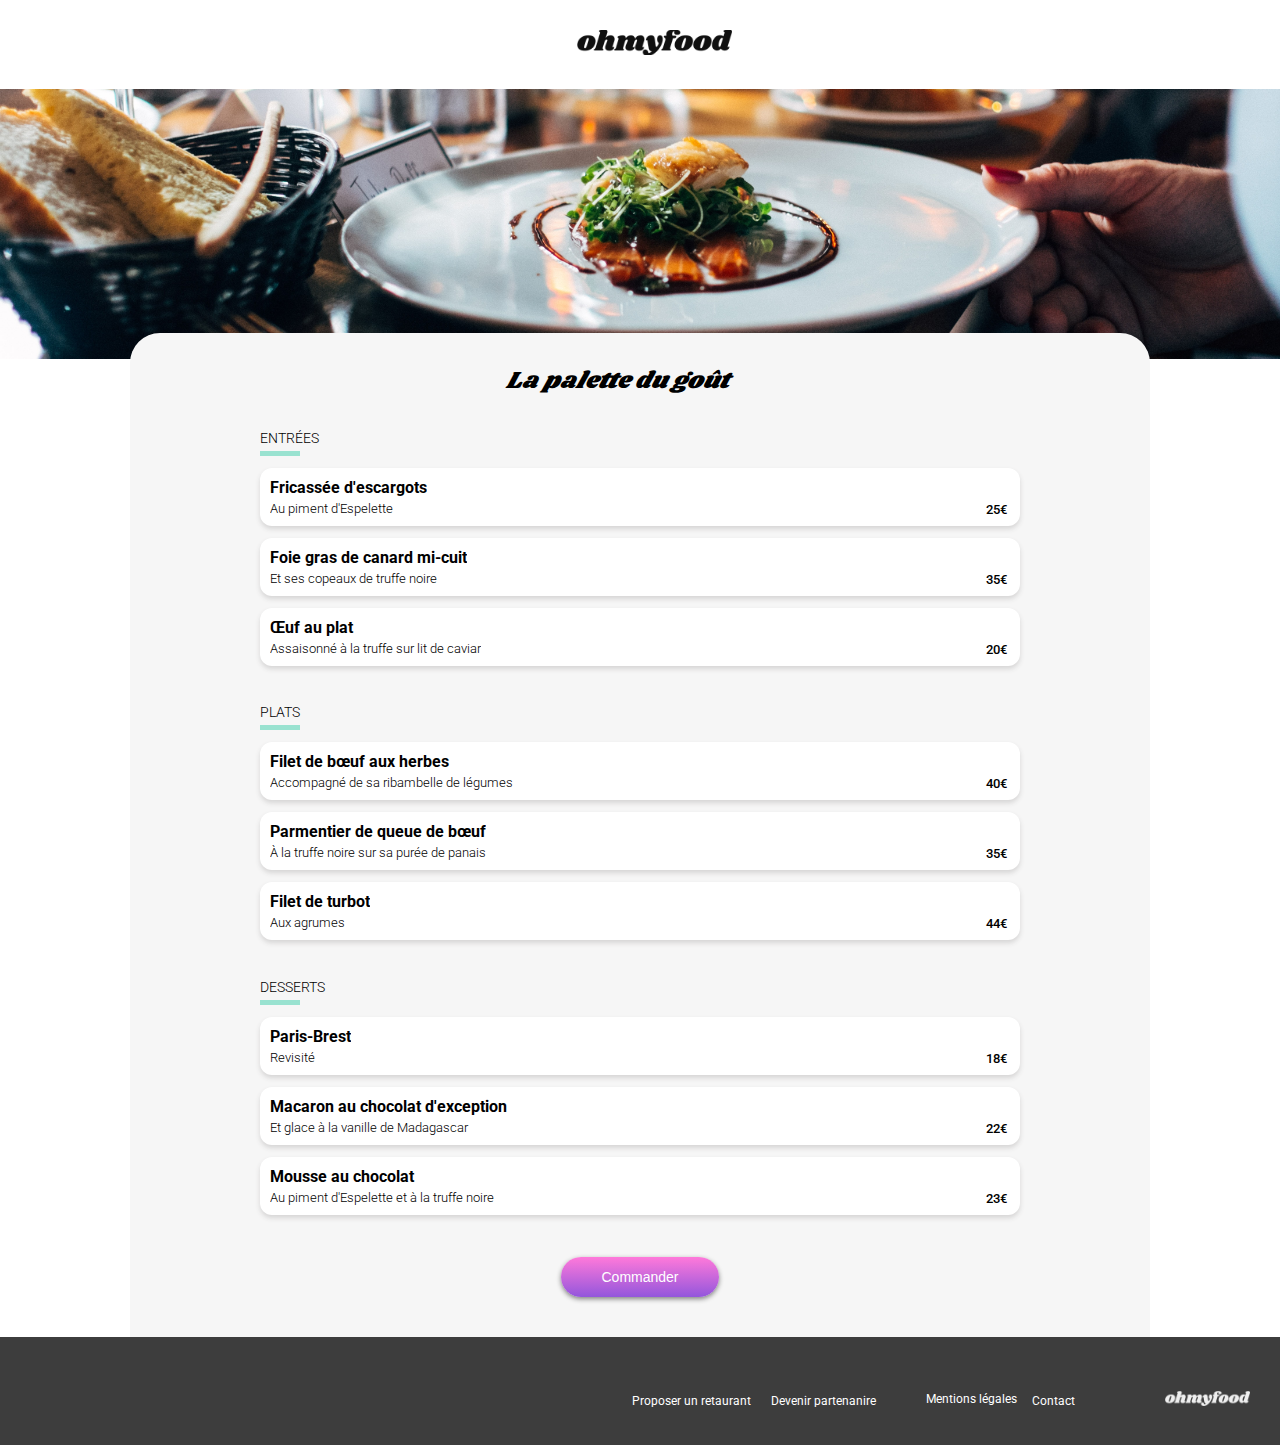
<file: menilmontant.html>
<!DOCTYPE html>
<html lang="fr">
<head>
	<meta charset="utf-8">
	<meta name="viewport" content="width=device-width, initial-scale=1">
	<link rel="stylesheet" href="./assets/css/restostyle.css">
    <link href="https://fonts.googleapis.com/css2?family=Roboto:ital,wght@0,100;0,300;0,400;0,500;0,700;0,900;1,100;1,300;1,400;1,500;1,700;1,900&family=Shrikhand&display=swap" rel="stylesheet">
    <link rel="stylesheet" href="https://cdnjs.cloudflare.com/ajax/libs/font-awesome/6.2.1/css/all.min.css"
    integrity="sha512-MV7K8+y+gLIBoVD59lQIYicR65iaqukzvf/nwasF0nqhPay5w/9lJmVM2hMDcnK1OnMGCdVK+iQrJ7lzPJQd1w=="
    crossorigin="anonymous" referrerpolicy="no-referrer">
	<title>ohmyfood</title>
</head>
<body>
    <header>
        <div class="containerheader">
            <div class="logo1">
                <img src="./assets/img/logo/ohmyfood.png" alt="logo oh my food">
            </div>
            <nav class="retour">
                <a href="index.html"><i class="fa-solid fa-arrow-left"></i></a>
            </nav>
        </div>
    </header>
		<main>
            <div class="photorestocard">
                <img src="./assets/img/restaurants/jay-wennington-N_Y88TWmGwA-unsplash.jpg" alt="Ménilmontant">
            </div>
            <div class="calque">
                <div class="masque"> 
                    <div class="cardglobal">
                        <div class="gridmenu"> 
                            <div class="entete">
                                <h1 class="nomduresto">La palette du goût</h1>
                                <div class="coeurcard">
                                    <i class="fa-regular fa-heart"></i>
                                    <i class="fa-solid fa-heart"></i>
                                </div>
                            </div>	
                            <div class="formgrid">
                                <h2 class="titre">ENTRÉES</h2>
                                <div class="slideinentrees">
                                    <div class="entree">
                                        <div class="cardmenu">   
                                            <article class="card">
                                                <div class="card-content">
                                                    <div class="card-txt">
                                                        <h3 class="resto-text">Fricassée d'escargots</h3>	
                                                        <p class="resto-petittexte">Au piment d'Espelette</p>
                                                    </div>
                                                    <div class="casemobile">
                                                        <div class="prix">
                                                            <p class="symboleeuro">25€</p>
                                                        </div>                                         
                                                        <div class="casecachee">
                                                            <i class="fa-regular fa-circle-check"></i>
                                                        </div>                                                       
                                                    </div> 
                                                </div>
                                            </article>  
                                        </div>
                                    </div>
                                    <div class="entree">
                                        <div class="cardmenu">   
                                            <article class="card">
                                                <div class="card-content">
                                                    <div class="card-txt">
                                                        <h3 class="resto-text">Foie gras de canard mi-cuit</h3>	
                                                        <p class="resto-petittexte">Et ses copeaux de truffe noire</p>
                                                    </div>
                                                    <div class="casemobile">
                                                        <div class="prix">
                                                            <p class="symboleeuro">35€</p>
                                                        </div>
                                                        <div class="casecachee">
                                                           <i class="fa-regular fa-circle-check"></i>
                                                        </div>
                                                    </div>
                                                </div>
                                            </article>  
                                        </div>
                                    </div>
                                    <div class="entree">
                                        <div class="cardmenu">   
                                            <article class="card">
                                                <div class="card-content">
                                                    <div class="card-txt">
                                                        <h3 class="resto-text">Œuf au plat</h3>	
                                                        <p class="resto-petittexte">Assaisonné à la truffe sur lit de caviar</p>
                                                    </div>
                                                    <div class="casemobile">
                                                        <div class="prix">
                                                            <p class="symboleeuro">20€</p>
                                                        </div>
                                                    <div class="casecachee">
                                                        <i class="fa-regular fa-circle-check"></i>
                                                    </div>
                                                </div>
                                                </div>
                                            </article>  
                                        </div>
                                    </div>
                                </div> 
                            </div>
                            <div class="formgrid">
                                <h2 class="titre">PLATS</h2>
                                <div class="slideinplats">
                                    <div class="plat">
                                        <div class="cardmenu">   
                                            <article class="card">
                                                <div class="card-content">
                                                    <div class="card-txt">
                                                        <h3 class="resto-text">Filet de bœuf aux herbes</h3>	
                                                        <p class="resto-petittexte">Accompagné de sa ribambelle de légumes</p>
                                                    </div>
                                                    <div class="casemobile">
                                                        <div class="prix">
                                                            <p class="symboleeuro">40€</p>
                                                        </div>
                                                        <div class="casecachee">
                                                           <i class="fa-regular fa-circle-check"></i>
                                                        </div>
                                                    </div>
                                                </div>
                                            </article>  
                                        </div>
                                    </div>
                                    <div class="plat">
                                        <div class="cardmenu">   
                                            <article class="card">
                                                <div class="card-content">
                                                    <div class="card-txt">
                                                        <h3 class="resto-text">Parmentier de queue de bœuf</h3>	
                                                        <p class="resto-petittexte">À la truffe noire sur sa purée de panais</p>
                                                    </div>
                                                    <div class="casemobile">
                                                        <div class="prix">
                                                            <p class="symboleeuro">35€</p>
                                                        </div>   
                                                        <div class="casecachee">
                                                         <i class="fa-regular fa-circle-check"></i>
                                                        </div>
                                                    </div>
                                                </div>
                                            </article>  
                                        </div>
                                    </div>
                                    <div class="plat">
                                        <div class="cardmenu">   
                                            <article class="card">
                                                <div class="card-content">
                                                    <div class="card-txt">
                                                        <h3 class="resto-text">Filet de turbot</h3>	
                                                        <p class="resto-petittexte">Aux agrumes</p>
                                                    </div>
                                                    <div class="casemobile">
                                                        <div class="prix">
                                                            <p class="symboleeuro">44€</p>
                                                        </div>
                                                        <div class="casecachee">
                                                          <i class="fa-regular fa-circle-check"></i>
                                                        </div>
                                                    </div>
                                                </div>
                                            </article>  
                                        </div>
                                    </div>
                                </div>
                            </div> 
                            <div class="formgrid">
                                <h2 class="titre">DESSERTS</h2>
                                    <div class="slideindesserts">
                                        <div class="dessert">
                                            <div class="cardmenu">   
                                                <article class="card">
                                                    <div class="card-content">
                                                        <div class="card-txt">
                                                            <h3 class="resto-text">Paris-Brest</h3>	
                                                            <p class="resto-petittexte">Revisité</p>
                                                        </div>
                                                        <div class="casemobile">
                                                            <div class="prix">
                                                                <p class="symboleeuro">18€</p>
                                                            </div>
                                                            <div class="casecachee">
                                                             <i class="fa-regular fa-circle-check"></i>
                                                            </div>
                                                        </div>
                                                    </div>
                                                </article>  
                                            </div>
                                        </div>
                                        <div class="dessert">
                                            <div class="cardmenu">   
                                                <article class="card">
                                                    <div class="card-content">
                                                        <div class="card-txt">
                                                            <h3 class="resto-text">Macaron au chocolat d'exception </h3>	
                                                            <p class="resto-petittexte">Et glace à la vanille de Madagascar</p>
                                                        </div>
                                                        <div class="casemobile">
                                                            <div class="prix">
                                                                <p class="symboleeuro">22€</p>
                                                            </div>
                                                            <div class="casecachee">
                                                              <i class="fa-regular fa-circle-check"></i>
                                                            </div>
                                                        </div>
                                                    </div>
                                                </article>  
                                            </div>
                                        </div>
                                        <div class="dessert">
                                            <div class="cardmenu">   
                                                <article class="card">
                                                    <div class="card-content">
                                                        <div class="card-txt">
                                                            <h3 class="resto-text">Mousse au chocolat</h3>	
                                                            <p class="resto-petittexte">Au piment d'Espelette et à la truffe noire</p>
                                                        </div>
                                                        <div class="casemobile">
                                                            <div class="prix">
                                                                <p class="symboleeuro">23€</p>    
                                                            </div>
                                                            <div class="casecachee">
                                                              <i class="fa-regular fa-circle-check"></i>
                                                            </div>
                                                        </div>
                                                    </div>
                                                </article>  
                                            </div>
                                        </div>    
                                    </div>
                                </div>
                            </div>
                            <div class="commande">
                                <div class="boutoncommande">
                                    <button class="action">Commander</button>
                                </div>
                            </div>
                        </div> 
                    </div> 
                </div>  
           
        </main>
        <footer>
            <div class="gridfooter">
                <div class="logofooter">
                    <span class="logoblanc"><img src="./assets/img/logo/ohmyfood.png" alt="logo oh my food"></span>
                </div>
                <div class="liensnav">
                    <div class="containerlogotexte">
                        <div class="alignlogotexte"><i class="fa-solid fa-utensils"></i>
                        </div>
                            <p class="textefooter1">Proposer un retaurant</p>
                    </div>
                        <div class="containerlogotexte">
                            <div class="alignlogotexte">
                                <i class="fa-solid fa-handshake-angle"></i>
                            </div>
                                <p class="textefooter">	Devenir partenanire</p>
                        </div>
                        <div class="centrage">
                            <p>Mentions légales</p>
                            <a href="mailto:nomdumail@ohmyfood.com">Contact</a>	
                        </div>
                </div>
            </div>
        </footer>
      
</body>
</html>
</file>
<file: assets/css/index.css>
/****** General ***********/
a {
  color: inherit;
  text-decoration: none;
  font-family: "roboto";
}

h1 {
  font-family: "roboto";
  text-align: center;
  font-size: 24px;
  padding-bottom: 15px;
}
@media (min-width: 1024px) {
  h1 {
    font-size: 30px;
    font-weight: 700;
    padding-bottom: 25px;
  }
}

h2 {
  font-family: "roboto";
  font-weight: 600;
}
@media (min-width: 1024px) {
  h2 {
    font-size: 20px;
    font-weight: 600;
  }
}

h3 {
  font-family: "roboto";
  font-size: 16px;
  color: black;
  margin: 0;
}
@media (min-width: 1024px) {
  h3 {
    font-size: 16px;
  }
}

h4 {
  font-family: "roboto";
  color: black;
  font-weight: 300;
}
@media (min-width: 1024px) {
  h4 {
    font-size: 13px;
  }
}

h5 {
  font-family: "roboto";
  text-align: center;
  font-weight: 300;
  font-size: 16px;
  color: rgb(79, 78, 78);
}
@media (min-width: 1024px) {
  h5 {
    font-size: 14px;
  }
}

h6 {
  font-family: "roboto";
  font-size: 12px;
  color: green;
  font-weight: 500;
}

p {
  font-family: "roboto";
}

.fa-mobile-screen-button {
  color: grey;
  font-size: 16px;
}

.fa-list-ul {
  color: grey;
  font-size: 16px;
}

.fa-store {
  color: #9356dc;
  font-weight: 400;
  font-size: 16px;
}

@keyframes loadeffect {
  0% {
    z-index: -10;
    opacity: 0;
  }
  20% {
    opacity: 0;
  }
  50% {
    opacity: 0;
  }
  80% {
    opacity: 1;
  }
  90% {
    opacity: 1;
  }
  100% {
    z-index: 4;
    opacity: 1;
  }
}
@keyframes spin {
  from {
    display: block;
    transform: rotate(0deg);
  }
  to {
    transform: rotate(360deg);
  }
}
.loader {
  background-color: white;
  position: relative;
  width: 100%;
  height: 100%;
  animation: loadeffect 3200ms linear;
  z-index: 4;
}

.animcircle {
  display: none;
  position: absolute;
  top: 50%;
  left: 50%;
  border: 10px solid #f3f3f3;
  border-top: 10px solid #ff79da;
  border-bottom: 10px solid #9356dc;
  border-radius: 50%;
  width: 50px;
  height: 50px;
  transform: rotate(0);
  animation-name: rotate;
  animation: spin 800ms linear;
  animation-iteration-count: 3;
}

.logo1 {
  display: flex;
  justify-content: center;
  padding-top: 15px;
  padding-bottom: 15px;
}
@media (min-width: 768px) {
  .logo1 {
    padding-top: 30px;
    padding-bottom: 30px;
  }
}

.logo1 img {
  object-fit: cover;
  width: 155px;
  height: 25px;
}

.retour {
  display: flex;
  width: 20%;
}

.geographicposition {
  display: flex;
  justify-content: center;
  background-color: #dfdede;
  padding-top: 10px;
  padding-bottom: 10px;
  padding-left: 50px;
  box-shadow: inset 0px 0px 3px rgb(179, 179, 179), 0px 0px 3px rgb(63, 63, 63);
}
@media (min-width: 1024px) {
  .geographicposition {
    box-shadow: unset;
    padding-left: 65px;
  }
}

input {
  outline: none;
  border: none;
  background-color: #dfdede;
}

::placeholder {
  border: none;
  outline: none;
}

@media (min-width: 1024px) {
  .searchbar {
    display: flex;
    gap: 15px;
  }
}
.card img {
  object-fit: cover;
}

.badgerectangle {
  padding: 8px 8px 8px 8px;
  position: absolute;
  top: 10px;
  right: 10px;
  background-color: #99e2d0;
  color: green;
}
.badgerectangle p {
  font-size: 13px;
}

.card {
  background-color: white;
  border-radius: 15px;
}

.gridcards {
  display: flex;
  flex-direction: column;
  width: 100%;
  padding: 35px 20px 35px 20px;
  background-color: #f6f6f6;
}
@media (min-width: 768px) {
  .gridcards {
    margin: 50px 0 0 0;
    padding: 15px 10px 30px 10px;
  }
}
@media (min-width: 1024px) {
  .gridcards {
    padding: 15px 50px 30px 50px;
  }
}
@media (min-width: 1440px) {
  .gridcards {
    margin: auto;
    margin-top: 50px;
  }
}
@media (min-width: 768px) {
  .gridcards .titresectionresto {
    padding-left: 10px;
    padding-bottom: 30px;
    padding-top: 20px;
  }
}
@media (min-width: 1024px) {
  .gridcards .titresectionresto {
    padding-left: 70px;
  }
}
@media (min-width: 1440px) {
  .gridcards .titresectionresto {
    width: 1440px;
    margin: auto;
    align-self: flex-start;
  }
}
@media (min-width: 768px) {
  .gridcards .restaurantscards {
    display: flex;
    flex-direction: column;
    padding-left: 10px;
    padding-right: 10px;
    gap: 40px;
  }
}
@media (min-width: 1024px) {
  .gridcards .restaurantscards {
    padding-left: 70px;
    padding-right: 70px;
  }
}
@media (min-width: 768px) {
  .gridcards .restaurantscards .groupresto {
    width: 100%;
    flex-direction: row;
    display: flex;
    gap: 40px;
  }
}
@media (min-width: 1024px) {
  .gridcards .restaurantscards .groupresto {
    gap: 80px;
  }
}
@media (min-width: 1440px) {
  .gridcards .restaurantscards .groupresto {
    max-width: 1440px;
    margin: auto;
  }
}
@media (min-width: 768px) {
  .gridcards .restaurantscards .resto {
    display: flex;
    flex-direction: column;
    width: 50%;
  }
}

.cardresto {
  margin-top: 15px;
  margin-bottom: 15px;
  position: relative;
}
@media (min-width: 768px) {
  .cardresto {
    display: flex;
    flex-direction: column;
    align-items: stretch;
    flex-wrap: nowrap;
    margin-top: 0;
    margin-bottom: 0;
  }
}

.cardresto .card img {
  width: 100%;
  object-fit: cover;
  object-position: 50% 55%;
  height: 140px;
  border-top-left-radius: 15px;
  border-top-right-radius: 15px;
  margin-top: 2px;
  margin-bottom: 10px;
}
@media (min-width: 768px) {
  .cardresto .card img {
    height: 170px;
  }
}
@media (min-width: 1024px) {
  .cardresto .card img {
    height: 120px;
  }
}
@media (min-width: 1440px) {
  .cardresto .card img {
    height: 180px;
  }
}

.containercontenu {
  display: flex;
  flex-direction: row;
  justify-content: space-between;
}
.containercontenu .card-content {
  display: flex;
  justify-content: space-between;
  box-sizing: border-box;
  padding-left: 5px;
  padding-right: 5px;
  gap: 45px;
  max-width: 100%;
  max-height: 100%;
}
.containercontenu .resto-text, .containercontenu .resto-petittexte {
  margin-top: 5px;
  margin-bottom: 5px;
}
@media (min-width: 768px) {
  .containercontenu .resto-text {
    margin-top: 0;
    margin-bottom: 0;
  }
}
.containercontenu .resto-petittexte {
  font-weight: 300;
}
.containercontenu .card-txt {
  padding-left: 10px;
  padding-bottom: 5px;
}
.containercontenu .coeurcard {
  border: none;
  background-color: unset;
  display: flex;
  flex-direction: column;
  justify-content: center;
  max-width: 100%;
  max-height: 100%;
  padding-right: 20px;
}
.containercontenu .coeurcard:focus {
  opacity: 1;
  animation-fill-mode: both;
}
.containercontenu .fa-solid.fa-heart {
  font-size: 27px;
  color: transparent;
  position: absolute;
  background-clip: text;
  opacity: 0;
  transition: opacity ease-in-out 300ms;
  animation-fill-mode: both;
  background-image: linear-gradient(#ff79da, #9356dc);
}
.containercontenu .fa-regular.fa-heart {
  color: black;
  font-size: 26px;
  font-weight: 100;
  opacity: 1;
  transition: opacity ease-in-out 300ms;
}

.gridfooter {
  display: flex;
  flex-direction: column;
  background-color: #3d3d3d;
  color: white;
  font-size: 12px;
  padding-left: 15px;
  padding-top: 10px;
}
@media (min-width: 768px) {
  .gridfooter {
    width: 100%;
    flex-direction: row-reverse;
    align-items: center;
    justify-content: flex-start;
    padding: 20px 30px 20px 80px;
  }
}
@media (min-width: 1441px) {
  .gridfooter {
    width: 100%;
  }
}
.gridfooter .logofooter {
  display: flex;
  flex-direction: column;
  align-items: stretch;
  max-width: 100%;
  max-height: 100%;
  padding-bottom: 10px;
}
@media (min-width: 768px) {
  .gridfooter .logofooter {
    padding-bottom: 0;
  }
}
.gridfooter .logofooter img {
  display: flex;
  flex-direction: row;
  padding-top: 15px;
  padding-left: 10px;
  filter: invert(100%);
  width: 95px;
  height: auto;
}
@media (min-width: 768px) {
  .gridfooter .logofooter img {
    width: 95px;
  }
}
.gridfooter .liensnav {
  display: flex;
  flex-direction: column;
  padding-left: 10px;
  padding-bottom: 20px;
}
@media (min-width: 768px) {
  .gridfooter .liensnav {
    flex-direction: row;
    padding-left: 0;
    margin-right: 80px;
    align-items: center;
    gap: 10px;
    padding-bottom: 0;
    margin-top: 20px;
  }
}
.gridfooter .containerlogotexte {
  display: flex;
  flex-direction: row;
  align-items: center;
}
.gridfooter .alignlogotexte {
  display: inline-flex;
  align-items: center;
}
.gridfooter .textefooter1 {
  padding-left: 14px;
  margin-top: 5px;
  margin-bottom: 5px;
}
.gridfooter .textefooter {
  padding-left: 10px;
  display: inline-flex;
  margin-top: 5px;
  margin-bottom: 5px;
}
.gridfooter .gridfooter p {
  margin-top: 5px;
  margin-bottom: 5px;
}
.gridfooter .centrage p {
  padding-bottom: 7px;
  padding-top: 3px;
}
@media (min-width: 768px) {
  .gridfooter .centrage {
    display: flex;
    gap: 15px;
    margin-left: 40px;
    align-items: center;
  }
}

.btnchoix {
  display: flex;
  flex-wrap: wrap;
  justify-content: center;
  margin-bottom: 40px;
  gap: 20px;
  padding-left: 10px;
}
@media (min-width: 768px) {
  .btnchoix {
    width: 100%;
    height: 50px;
    flex-wrap: nowrap;
    gap: 25px;
    margin-bottom: 0;
    justify-content: space-between;
    padding-right: 10px;
    max-width: 1440px;
  }
}
.btnchoix .blocbtn {
  border: none;
  display: flex;
  width: 100%;
  flex-direction: row;
  flex-wrap: wrap;
  font-size: 13px;
  font-weight: 600;
}
@media (min-width: 1024px) {
  .btnchoix .blocbtn {
    margin-bottom: 0;
  }
}
.btnchoix .btngeneric {
  width: 100%;
  display: inline-flex;
  align-items: center;
  padding: 15px 15px 15px 25px;
  border-radius: 12px;
  border: none;
  box-shadow: 0px 2px 7px rgb(179, 179, 179);
  font-size: 13px;
  font-weight: 600;
  color: green;
}
@media (min-width: 768px) {
  .btnchoix .btngeneric {
    padding: 0;
    justify-content: flex-start;
    flex-wrap: nowrap;
    gap: 10px;
  }
}
.btnchoix .btntexte {
  color: black;
  display: flex;
  justify-content: flex-start;
  width: 90%;
  padding-left: 5px;
}
.btnchoix .btnicone {
  display: flex;
  width: 10%;
}
.btnchoix .btnnumero {
  display: flex;
  align-items: center;
  width: 5%;
}
.btnchoix .btnnumero .cercle {
  display: flex;
  justify-content: center;
  align-items: center;
  border-radius: 50%;
  width: 20px;
  height: 20px;
  color: white;
  margin-left: -7px;
  position: absolute;
  left: 25px;
  background-color: #9356dc;
}
@media (min-width: 768px) {
  .btnchoix .btnnumero .cercle {
    margin-right: 0;
    position: unset;
    margin-left: -10px;
  }
}

.action {
  height: 40px;
  border-radius: 25px;
  color: white;
  font-weight: 400;
  font-size: 14px;
  border: none;
  padding: 10px 40px 10px 40px;
  box-shadow: 0px 2px 5px gray;
  background: linear-gradient(#ff79da, #9356dc);
  transition: all ease-in-out 300ms;
}
.action:hover {
  box-shadow: 0px 3px 7px gray;
  opacity: 0.8;
}

.fa-regular.fa-heart:active {
  opacity: 0;
}

.fa-solid.fa-heart:active {
  font-weight: 900;
  opacity: 1;
}

.card:active .casecachee {
  transform: translateX(-53px);
  opacity: 1;
}

.card:active .prix {
  transform: translateX(-10px);
}

.card:active .card-txt {
  overflow: hidden;
  text-overflow: ellipsis;
  white-space: nowrap;
}

@media (min-width: 768px) {
  .card:hover .casecachee {
    transform: translateX(-55px);
    opacity: 1;
  }
  .card:hover .prix {
    transform: translateX(-15px);
  }
}
@media (min-width: 1024px) {
  .fa-regular.fa-heart:hover {
    opacity: 0;
  }
  .fa-solid.fa-heart:hover {
    font-weight: 900;
    opacity: 1;
  }
  .card:hover .casecachee {
    transform: translateX(-60px);
  }
}
* {
  box-sizing: border-box;
  margin: 0;
}
@media (min-width: 1440px) {
  * {
    padding: 0;
  }
}

main {
  z-index: 1;
}

/****** introduction ******/
.gridintroduction {
  padding: 20px 15px 30px 15px;
  background-color: #f6f6f6;
}
@media (min-width: 1441px) {
  .gridintroduction {
    width: 100%;
  }
}
.gridintroduction .introduction h1 {
  padding-left: 40px;
  padding-right: 40px;
}
.gridintroduction .restaurationchoix {
  display: flex;
  justify-content: center;
  margin-bottom: 10px;
  margin-top: 30px;
}
@media (min-width: 1024px) {
  .gridintroduction .restaurationchoix {
    margin-bottom: 0;
    margin-top: 25px;
  }
}
.gridintroduction .action {
  padding: 10px 20px 10px 20px;
}

/****** fonctionnement ***********/
.fonctionnement {
  display: flex;
  flex-direction: row;
  justify-content: flex-start;
  flex-wrap: wrap;
  background-color: white;
  margin-left: 20px;
  margin-right: 20px;
  margin-top: 30px;
  margin-bottom: 20px;
}
@media (min-width: 768px) {
  .fonctionnement {
    flex-direction: column;
  }
}
@media (min-width: 1024px) {
  .fonctionnement {
    margin: 40px 120px 30px 120px;
  }
}
@media (min-width: 1440px) {
  .fonctionnement {
    margin-top: 50px;
    align-content: center;
  }
}
.fonctionnement .titrefonctionnement {
  padding-bottom: 15px;
}
@media (min-width: 1024px) {
  .fonctionnement .titrefonctionnement {
    padding-bottom: 20px;
  }
}

/*# sourceMappingURL=index.css.map */
</file>
<file: assets/css/restostyle.css>
@charset "UTF-8";
/***** variables****/
/****** rajout dess choix de délai d'animation en variable***********/
@keyframes slide {
  0% {
    transform: scale(0);
  }
  25% {
    transform: scale(0.2);
  }
  50% {
    transform: scale(0.5);
  }
  75% {
    transform: scale(0.7);
  }
  100% {
    transform: scale(1);
  }
}
.containerheader {
  display: flex;
  flex-direction: row-reverse;
  align-items: center;
}
@media (min-width: 1024px) {
  .containerheader {
    padding-top: 10px;
    padding-bottom: 10px;
  }
}

.retour {
  width: 10%;
  padding-left: 15px;
}

.logo1 {
  text-align: center;
  padding-top: 20px;
  padding-bottom: 20px;
  width: 90%;
  padding-right: 40px;
}
@media (min-width: 768px) {
  .logo1 {
    padding-right: 100px;
  }
}
@media (min-width: 1440px) {
  .logo1 {
    padding-right: 180px;
  }
}

.logo1 img {
  object-fit: cover;
  width: 155px;
  height: 25px;
}

a {
  color: inherit;
  text-decoration: none;
  font-family: "roboto";
}

p {
  font-family: "roboto";
}

h1 {
  font-family: "roboto";
  text-align: center;
  font-size: 24px;
  padding-bottom: 15px;
}
@media (min-width: 1024px) {
  h1 {
    font-size: 30px;
    font-weight: 700;
    padding-bottom: 25px;
  }
}

h2 {
  font-family: "roboto";
  font-weight: 600;
}
@media (min-width: 1024px) {
  h2 {
    font-size: 20px;
  }
}

h3 {
  font-family: "roboto";
  font-size: 16px;
  color: black;
  margin: 0;
}

h4 {
  font-family: "roboto";
  color: black;
  font-weight: 300;
}
@media (min-width: 1024px) {
  h4 {
    font-size: 13px;
  }
}

h5 {
  font-family: "roboto";
  text-align: center;
  font-weight: 300;
  font-size: 16px;
  color: rgb(79, 78, 78);
}
@media (min-width: 1024px) {
  h5 {
    font-size: 14px;
  }
}

h6 {
  font-family: "roboto";
  font-size: 12px;
  color: green;
  font-weight: 500;
}

.fa-mobile-screen-button {
  color: grey;
  font-size: 16px;
}

.fa-list-ul {
  color: grey;
  font-size: 16px;
}

.fa-store {
  color: #9356dc;
  font-weight: 400;
  font-size: 16px;
}

/****** rajout dess choix de délai d'animation en variable***********/
@keyframes slide {
  0% {
    transform: scale(0);
  }
  25% {
    transform: scale(0.2);
  }
  50% {
    transform: scale(0.5);
  }
  75% {
    transform: scale(0.7);
  }
  100% {
    transform: scale(1);
  }
}
.cardglobal {
  display: flex;
  flex-direction: row;
  flex-wrap: wrap;
  background-color: #f6f6f6;
  padding-left: 10px;
  padding-right: 10px;
  border-top-left-radius: 30px;
  border-top-right-radius: 30px;
  position: relative;
  top: -50px;
}
@media (min-width: 768px) {
  .cardglobal {
    top: -30px;
  }
}
.cardglobal .gridmenu {
  display: flex;
  flex-direction: column;
  width: 100%;
}
.cardglobal .gridmenu .entete {
  display: flex;
  flex-direction: row;
  justify-content: space-between;
}
@media (min-width: 768px) {
  .cardglobal .gridmenu .entete {
    justify-content: center;
    gap: 20px;
  }
}
@media (min-width: 1024px) {
  .cardglobal .gridmenu .entete {
    gap: 30px;
  }
}
.cardglobal .gridmenu .entete .nomduresto {
  font-family: "Shrikhand";
  font-style: italic;
  font-weight: 400;
  text-align: left;
  display: flex;
  padding-left: 5px;
  padding-bottom: 0;
}
@media (min-width: 768px) {
  .cardglobal .gridmenu .entete .nomduresto {
    font-size: 24px;
    margin-top: 30px;
    margin-bottom: 20px;
  }
}
.cardglobal .gridmenu .entete .coeurcard {
  display: flex;
  flex-direction: column;
  justify-content: center;
  align-items: flex-end;
  padding-right: 20px;
}
@media (min-width: 768px) {
  .cardglobal .gridmenu .entete .coeurcard {
    padding-top: 10px;
  }
}

.photorestocard img {
  object-fit: cover;
  width: 100%;
  height: 250px;
  object-position: 55% 20%;
}
@media (min-width: 768px) {
  .photorestocard img {
    object-position: 55% 58%;
    height: 270px;
  }
}
@media (min-width: 1440px) {
  .photorestocard img {
    width: 150%;
    height: 300px;
    object-position: 40% 58%;
  }
}

.calque {
  background-color: white;
  display: flex;
  flex-direction: column;
  position: relative;
}
@media (min-width: 768px) {
  .calque {
    margin-left: 80px;
    margin-right: 80px;
  }
}
@media (min-width: 1024px) {
  .calque {
    margin-left: 130px;
    margin-right: 130px;
  }
}
@media (min-width: 1440px) {
  .calque {
    margin-left: 250px;
    margin-right: 250px;
  }
}
.calque .masque {
  background-color: #f6f6f6;
  position: relative;
}

.formgrid {
  display: flex;
  flex-direction: column;
  gap: 5px;
  margin-bottom: 15px;
}
.formgrid .titre {
  font-weight: 300;
  font-size: 14px;
  padding-bottom: 5px;
  border-bottom: 5px solid #99e2d0;
  width: 40px;
  margin-bottom: 7px;
}
@media (min-width: 768px) {
  .formgrid .titre {
    margin-left: 90px;
  }
}
@media (min-width: 1024px) {
  .formgrid .titre {
    margin-left: 120px;
  }
}
@media (min-width: 1440px) {
  .formgrid .titre {
    margin-left: 200px;
  }
}
.formgrid .slideinentrees {
  animation-duration: 0.7s;
  transform: scale(1);
  animation-name: slide;
  animation-timing-function: linear;
}
@media (min-width: 768px) {
  .formgrid .slideinentrees {
    padding-left: 90px;
    padding-right: 90px;
  }
}
@media (min-width: 1024px) {
  .formgrid .slideinentrees {
    padding-left: 120px;
    padding-right: 120px;
  }
}
@media (min-width: 1440px) {
  .formgrid .slideinentrees {
    padding-left: 200px;
    padding-right: 200px;
  }
}
.formgrid .slideinplats {
  animation-duration: 0.7s;
  transform: scale(1);
  animation-name: slide;
  animation-timing-function: linear;
  animation-delay: 200ms;
}
@media (min-width: 768px) {
  .formgrid .slideinplats {
    padding-left: 90px;
    padding-right: 90px;
  }
}
@media (min-width: 1024px) {
  .formgrid .slideinplats {
    padding-left: 120px;
    padding-right: 120px;
  }
}
@media (min-width: 1440px) {
  .formgrid .slideinplats {
    padding-left: 200px;
    padding-right: 200px;
  }
}
.formgrid .slideindesserts {
  animation-duration: 0.7s;
  transform: scale(1);
  animation-name: slide;
  animation-timing-function: linear;
  animation-delay: 400ms;
}
@media (min-width: 768px) {
  .formgrid .slideindesserts {
    padding-left: 90px;
    padding-right: 90px;
  }
}
@media (min-width: 1024px) {
  .formgrid .slideindesserts {
    padding-left: 120px;
    padding-right: 120px;
  }
}
@media (min-width: 1440px) {
  .formgrid .slideindesserts {
    padding-left: 200px;
    padding-right: 200px;
  }
}

.cardmenu {
  display: flex;
  width: 100%;
}
.cardmenu .card {
  display: flex;
  flex-direction: column;
  width: 100%;
  background-color: white;
  border-radius: 12px;
  margin-bottom: 12px;
  box-shadow: 0px 3px 5px rgb(214, 213, 213);
  overflow-x: hidden;
}
.cardmenu .card .card-content {
  display: flex;
  justify-content: space-between;
  align-items: center;
}
.cardmenu .card .card-txt {
  display: flex;
  flex-direction: column;
  padding-left: 10px;
  padding-right: 10px;
  justify-content: center;
}
.cardmenu .card .resto-text {
  margin-top: 5px;
  margin-bottom: 2px;
  overflow: hidden;
  text-overflow: ellipsis;
  white-space: nowrap;
}
.cardmenu .card .resto-petittexte {
  font-size: 13px;
  font-weight: 300;
  margin-top: 2px;
  margin-bottom: 5px;
  overflow: hidden;
  text-overflow: ellipsis;
  white-space: nowrap;
}

.btnchoix {
  display: flex;
  flex-wrap: wrap;
  justify-content: center;
  margin-bottom: 40px;
  gap: 20px;
  padding-left: 10px;
}
@media (min-width: 768px) {
  .btnchoix {
    width: 100%;
    height: 50px;
    flex-wrap: nowrap;
    gap: 25px;
    margin-bottom: 0;
    justify-content: space-between;
    padding-right: 10px;
    max-width: 1440px;
  }
}
.btnchoix .blocbtn {
  border: none;
  display: flex;
  width: 100%;
  flex-direction: row;
  flex-wrap: wrap;
  font-size: 13px;
  font-weight: 600;
}
@media (min-width: 1024px) {
  .btnchoix .blocbtn {
    margin-bottom: 0;
  }
}
.btnchoix .btngeneric {
  width: 100%;
  display: inline-flex;
  align-items: center;
  padding: 15px 15px 15px 25px;
  border-radius: 12px;
  border: none;
  box-shadow: 0px 2px 7px rgb(179, 179, 179);
  font-size: 13px;
  font-weight: 600;
  color: green;
}
@media (min-width: 768px) {
  .btnchoix .btngeneric {
    padding: 0;
    justify-content: flex-start;
    flex-wrap: nowrap;
    gap: 10px;
  }
}
.btnchoix .btntexte {
  color: black;
  display: flex;
  justify-content: flex-start;
  width: 90%;
  padding-left: 5px;
}
.btnchoix .btnicone {
  display: flex;
  width: 10%;
}
.btnchoix .btnnumero {
  display: flex;
  align-items: center;
  width: 5%;
}
.btnchoix .btnnumero .cercle {
  display: flex;
  justify-content: center;
  align-items: center;
  border-radius: 50%;
  width: 20px;
  height: 20px;
  color: white;
  margin-left: -7px;
  position: absolute;
  left: 25px;
  background-color: #9356dc;
}
@media (min-width: 768px) {
  .btnchoix .btnnumero .cercle {
    margin-right: 0;
    position: unset;
    margin-left: -10px;
  }
}

.action {
  height: 40px;
  border-radius: 25px;
  color: white;
  font-weight: 400;
  font-size: 14px;
  border: none;
  padding: 10px 40px 10px 40px;
  box-shadow: 0px 2px 5px gray;
  background: linear-gradient(#ff79da, #9356dc);
  transition: all ease-in-out 300ms;
}
.action:hover {
  box-shadow: 0px 3px 7px gray;
  opacity: 0.8;
}

.gridfooter {
  display: flex;
  flex-direction: column;
  background-color: #3d3d3d;
  color: white;
  font-size: 12px;
  padding-left: 15px;
  padding-top: 10px;
}
@media (min-width: 768px) {
  .gridfooter {
    width: 100%;
    flex-direction: row-reverse;
    align-items: center;
    justify-content: flex-start;
    padding: 20px 30px 20px 80px;
  }
}
@media (min-width: 1441px) {
  .gridfooter {
    width: 100%;
  }
}
.gridfooter .logofooter {
  display: flex;
  flex-direction: column;
  align-items: stretch;
  max-width: 100%;
  max-height: 100%;
  padding-bottom: 10px;
}
@media (min-width: 768px) {
  .gridfooter .logofooter {
    padding-bottom: 0;
  }
}
.gridfooter .logofooter img {
  display: flex;
  flex-direction: row;
  padding-top: 15px;
  padding-left: 10px;
  filter: invert(100%);
  width: 95px;
  height: auto;
}
@media (min-width: 768px) {
  .gridfooter .logofooter img {
    width: 95px;
  }
}
.gridfooter .liensnav {
  display: flex;
  flex-direction: column;
  padding-left: 10px;
  padding-bottom: 20px;
}
@media (min-width: 768px) {
  .gridfooter .liensnav {
    flex-direction: row;
    padding-left: 0;
    margin-right: 80px;
    align-items: center;
    gap: 10px;
    padding-bottom: 0;
    margin-top: 20px;
  }
}
.gridfooter .containerlogotexte {
  display: flex;
  flex-direction: row;
  align-items: center;
}
.gridfooter .alignlogotexte {
  display: inline-flex;
  align-items: center;
}
.gridfooter .textefooter1 {
  padding-left: 14px;
  margin-top: 5px;
  margin-bottom: 5px;
}
.gridfooter .textefooter {
  padding-left: 10px;
  display: inline-flex;
  margin-top: 5px;
  margin-bottom: 5px;
}
.gridfooter .gridfooter p {
  margin-top: 5px;
  margin-bottom: 5px;
}
.gridfooter .centrage p {
  padding-bottom: 7px;
  padding-top: 3px;
}
@media (min-width: 768px) {
  .gridfooter .centrage {
    display: flex;
    gap: 15px;
    margin-left: 40px;
    align-items: center;
  }
}

.fa-regular.fa-heart:active {
  opacity: 0;
}

.fa-solid.fa-heart:active {
  font-weight: 900;
  opacity: 1;
}

.card:active .casecachee {
  transform: translateX(-53px);
  opacity: 1;
}

.card:active .prix {
  transform: translateX(-10px);
}

.card:active .card-txt {
  overflow: hidden;
  text-overflow: ellipsis;
  white-space: nowrap;
}

@media (min-width: 768px) {
  .card:hover .casecachee {
    transform: translateX(-55px);
    opacity: 1;
  }
  .card:hover .prix {
    transform: translateX(-15px);
  }
}
@media (min-width: 1024px) {
  .fa-regular.fa-heart:hover {
    opacity: 0;
  }
  .fa-solid.fa-heart:hover {
    font-weight: 900;
    opacity: 1;
  }
  .card:hover .casecachee {
    transform: translateX(-60px);
  }
}
/****** General ***********/
* {
  box-sizing: border-box;
}

body {
  margin: 0;
}
@media (min-width: 1440px) {
  body {
    width: 100%;
  }
}

.img {
  object-fit: cover;
  max-width: 100%;
}

.fa-regular.fa-heart {
  color: black;
  font-size: 18px;
  opacity: 1;
  font-weight: 100;
  transition: all ease-in-out 300ms;
  z-index: 1;
}

.fa-regular.fa-heart:active {
  color: transparent;
  opacity: 0;
}

.fa-solid.fa-heart {
  font-size: 18px;
  position: absolute;
  color: transparent;
  background-image: linear-gradient(#ff79da, #9356dc);
  opacity: 0;
  background-clip: text;
  transition: all ease-in-out 300ms;
  z-index: 2;
}

.fa-solid.fa-heart:active {
  opacity: 1;
  font-weight: 900;
}

.commande {
  display: flex;
  flex-direction: row;
  justify-content: center;
  width: 100%;
  margin-top: 15px;
}
@media (min-width: 1024px) {
  .commande {
    margin-top: 15px;
    margin-bottom: 10px;
  }
}

/****** menu***********/
.casemobile {
  display: flex;
  align-items: center;
}
.casemobile .casecachee {
  display: flex;
  position: relative;
  background-color: #99e2d0;
  border-top-right-radius: 12px;
  border-bottom-right-radius: 12px;
  padding: 15px 15px 15px 15px;
  right: -55px;
  transform: translateX(0);
  transition: transform 150ms ease-in-out;
}
@media (min-width: 768px) {
  .casemobile .casecachee {
    padding: 18px 18px 18px 18px;
  }
}
@media (min-width: 1024px) {
  .casemobile .casecachee {
    right: -60px;
    padding: 20px 20px 20px 20px;
    transform: translateX(0);
    transition: transform 150ms linear;
    opacity: 1;
  }
}
.casemobile .prix {
  display: flex;
  font-size: 13px;
  padding-top: 10px;
  transform: translateX(40px);
  transition: transform 150ms ease-in-out;
}
@media (min-width: 768px) {
  .casemobile .prix {
    transform: translateX(45px);
  }
}
.casemobile .symboleeuro {
  color: black;
  font-size: 13px;
  font-weight: 500;
  margin-top: 0;
  margin-bottom: 0;
  padding-top: 15px;
}

.fa-circle-check {
  color: #99e2d0;
  font-size: 18px;
  background-color: white;
}

.casecachee i {
  border-radius: 50%;
  width: 18px;
  height: 18px;
  border: 1px solid #99e2d0;
}

/******* tablette *******/
@media (min-width: 768px) {
  .fa-heart {
    font-size: 28px;
  }
  .titre.h2 {
    width: 48px;
    font-weight: 300;
  }
}
/******* desktop *******/
@media (min-width: 1024px) {
  .fa-solid.fa-heart:hover {
    opacity: 1;
    font-weight: 900;
    background-image: linear-gradient(#ff79da, #9356dc);
  }
  .fa-regular.fa-heart:hover {
    opacity: 0;
  }
}

/*# sourceMappingURL=restostyle.css.map */
</file>
